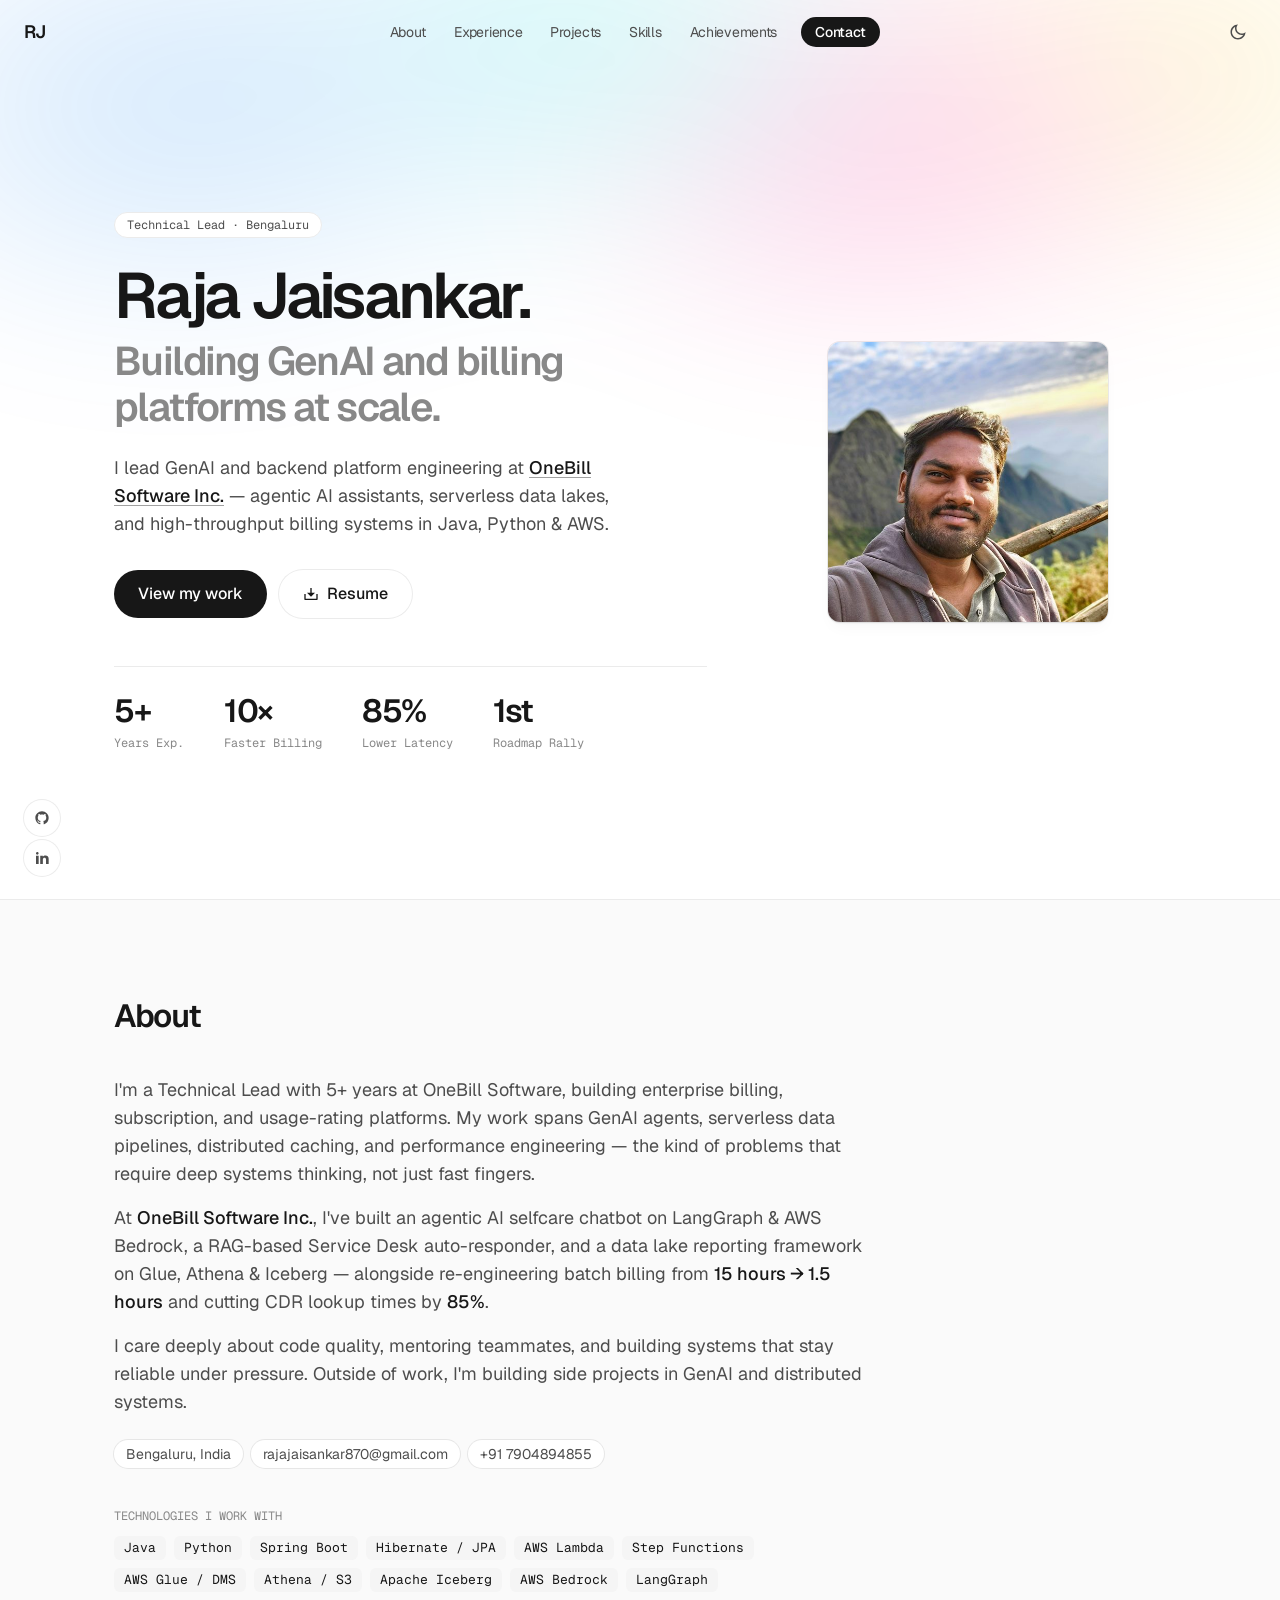
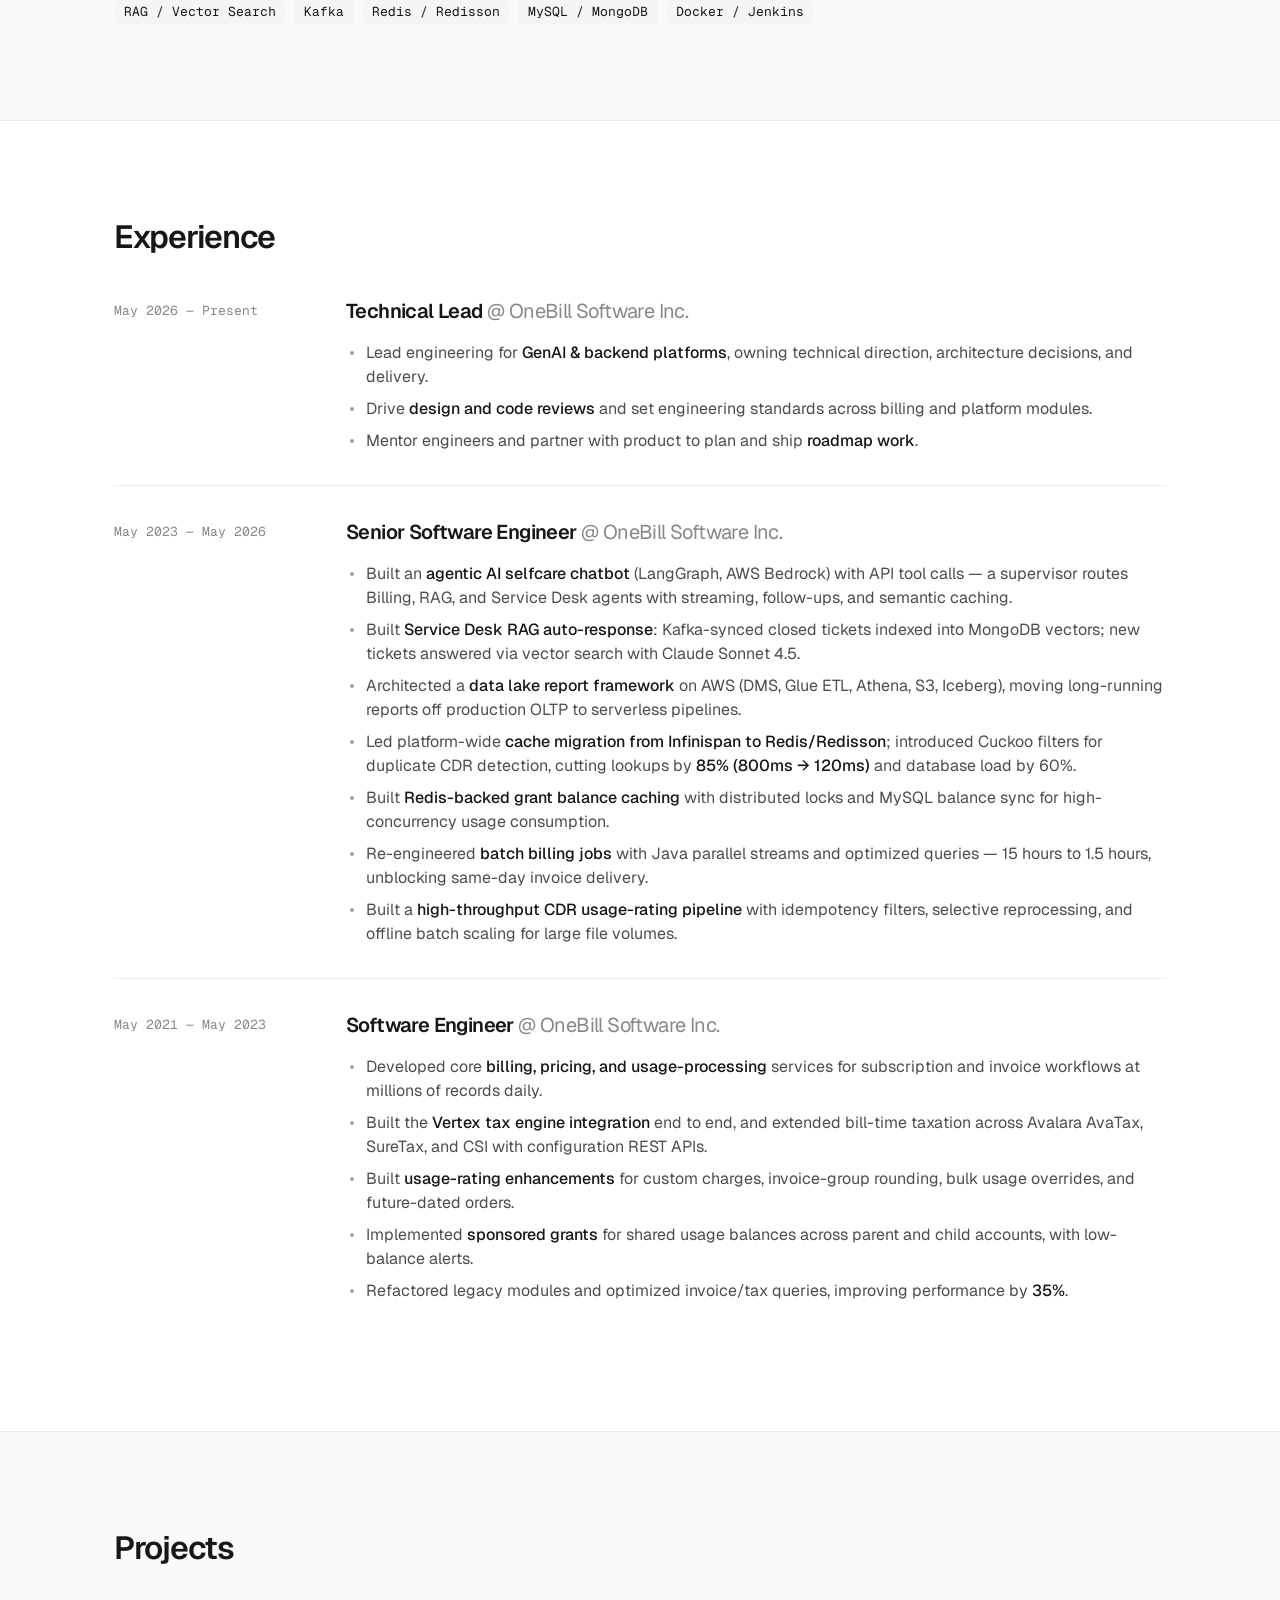
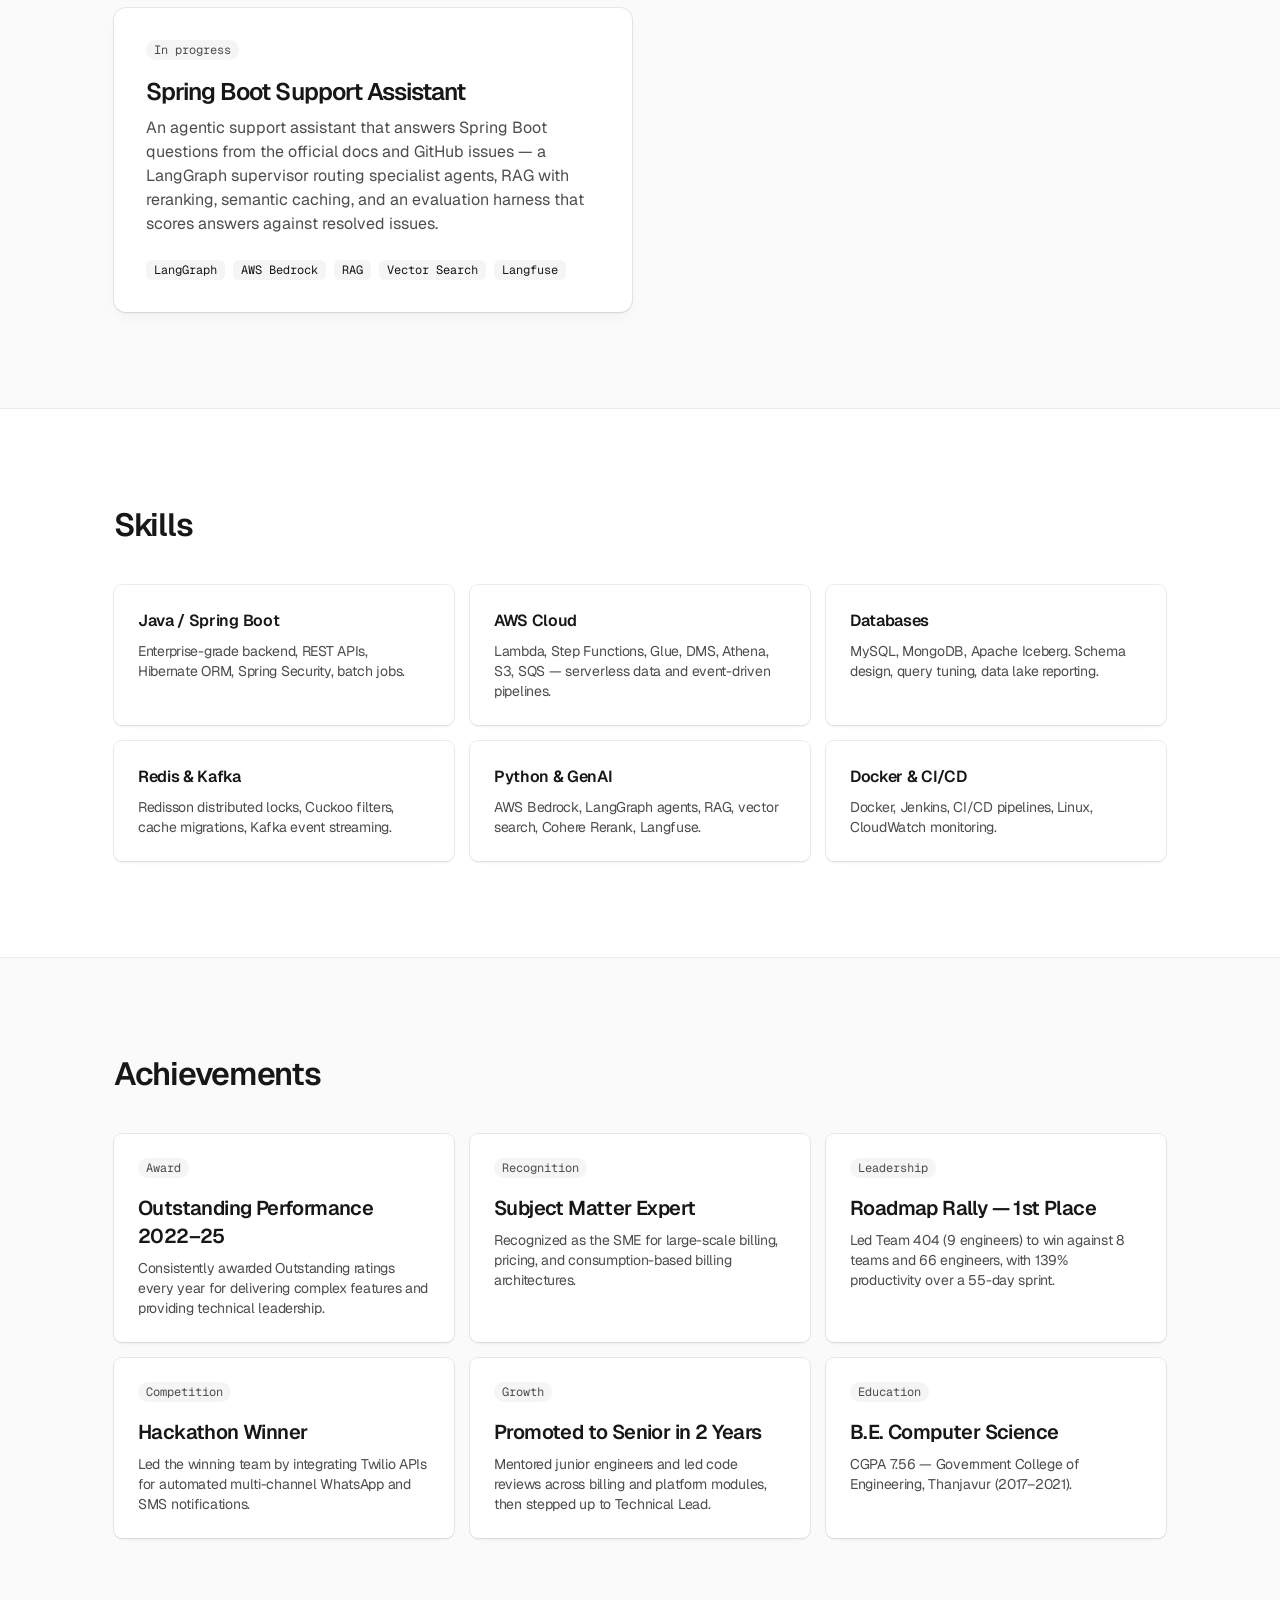
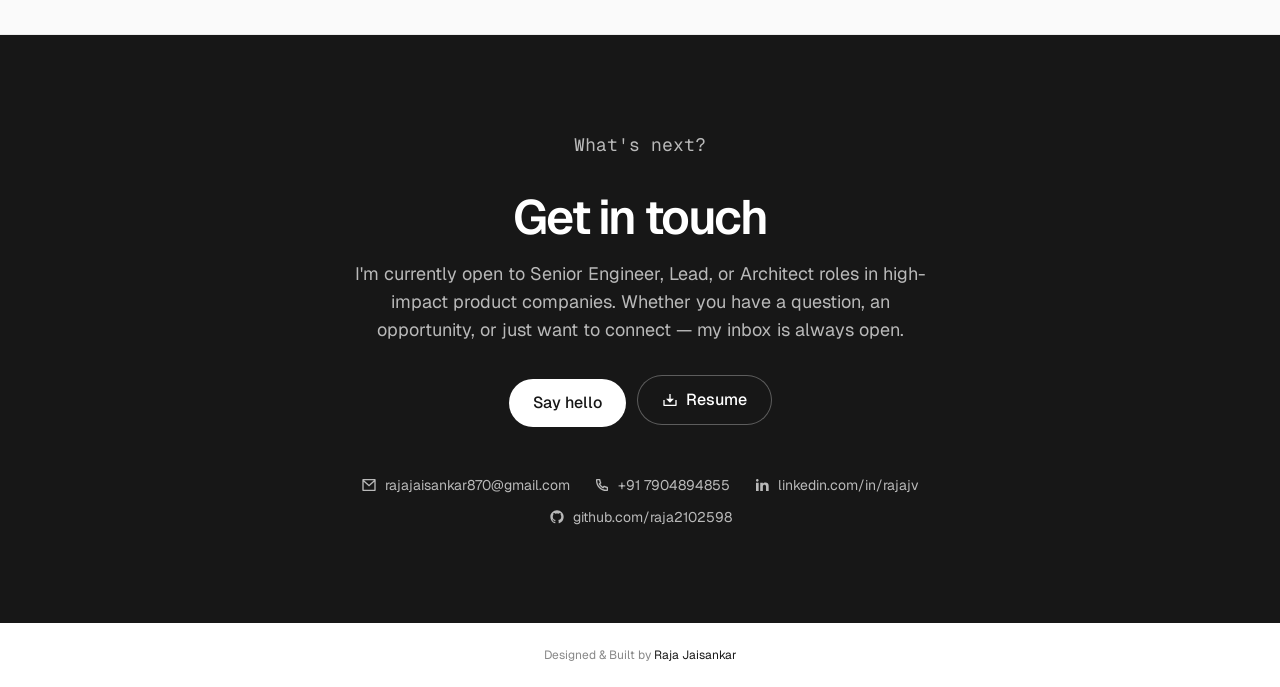
<file: index.html>
<!DOCTYPE html>
<html lang="en">
<head>
  <meta charset="UTF-8">
  <script>try { var t = localStorage.getItem('theme'); if (t) document.documentElement.dataset.theme = t; } catch (e) {}</script>
  <meta name="viewport" content="width=device-width, initial-scale=1.0">
  <title>Raja Jaisankar — Technical Lead</title>
  <meta name="description" content="Technical Lead with 5+ years building enterprise billing, GenAI, and data platforms with Java, Spring Boot, and AWS.">
  <link rel="canonical" href="https://rajajv.github.io/">
  <link rel="icon" href="assets/img/favicon.png?v=2" sizes="32x32">
  <link rel="icon" href="assets/img/icon-512.png" sizes="512x512">
  <link rel="apple-touch-icon" href="assets/img/apple-touch-icon.png?v=2">

  <meta property="og:type" content="profile">
  <meta property="og:url" content="https://rajajv.github.io/">
  <meta property="og:title" content="Raja Jaisankar — Technical Lead">
  <meta property="og:description" content="Technical Lead building GenAI and billing platforms at scale with Java, Python, and AWS.">
  <meta property="og:image" content="https://rajajv.github.io/assets/img/og.png">
  <meta property="og:image:width" content="1200">
  <meta property="og:image:height" content="630">
  <meta name="twitter:card" content="summary_large_image">
  <script type="application/ld+json">
  {
    "@context": "https://schema.org",
    "@type": "Person",
    "name": "Raja Jaisankar",
    "jobTitle": "Technical Lead",
    "worksFor": { "@type": "Organization", "name": "OneBill Software Inc." },
    "address": { "@type": "PostalAddress", "addressLocality": "Bengaluru", "addressCountry": "IN" },
    "url": "https://rajajv.github.io/",
    "image": "https://rajajv.github.io/assets/img/me.jpg",
    "sameAs": ["https://www.linkedin.com/in/rajajv/", "https://github.com/raja2102598"]
  }
  </script>
  <link rel="preconnect" href="https://fonts.googleapis.com">
  <link rel="preconnect" href="https://fonts.gstatic.com" crossorigin>
  <link href="https://fonts.googleapis.com/css2?family=Geist:wght@400;500;600&family=Geist+Mono:wght@400;500&display=swap" rel="stylesheet">
  <link rel="stylesheet" href="assets/css/modern.css">
</head>
<body>

<!-- Social Strip Left -->
<div class="social-strip">
  <a href="https://github.com/raja2102598" target="_blank" rel="noopener" title="GitHub" aria-label="GitHub"><svg class="icon" viewBox="0 0 24 24" fill="currentColor" aria-hidden="true"><path d="M12.001 2C6.47598 2 2.00098 6.475 2.00098 12C2.00098 16.425 4.86348 20.1625 8.83848 21.4875C9.33848 21.575 9.52598 21.275 9.52598 21.0125C9.52598 20.775 9.51348 19.9875 9.51348 19.15C7.00098 19.6125 6.35098 18.5375 6.15098 17.975C6.03848 17.6875 5.55098 16.8 5.12598 16.5625C4.77598 16.375 4.27598 15.9125 5.11348 15.9C5.90098 15.8875 6.46348 16.625 6.65098 16.925C7.55098 18.4375 8.98848 18.0125 9.56348 17.75C9.65098 17.1 9.91348 16.6625 10.201 16.4125C7.97598 16.1625 5.65098 15.3 5.65098 11.475C5.65098 10.3875 6.03848 9.4875 6.67598 8.7875C6.57598 8.5375 6.22598 7.5125 6.77598 6.1375C6.77598 6.1375 7.61348 5.875 9.52598 7.1625C10.326 6.9375 11.176 6.825 12.026 6.825C12.876 6.825 13.726 6.9375 14.526 7.1625C16.4385 5.8625 17.276 6.1375 17.276 6.1375C17.826 7.5125 17.476 8.5375 17.376 8.7875C18.0135 9.4875 18.401 10.375 18.401 11.475C18.401 15.3125 16.0635 16.1625 13.8385 16.4125C14.201 16.725 14.5135 17.325 14.5135 18.2625C14.5135 19.6 14.501 20.675 14.501 21.0125C14.501 21.275 14.6885 21.5875 15.1885 21.4875C19.259 20.1133 21.9999 16.2963 22.001 12C22.001 6.475 17.526 2 12.001 2Z"/></svg></a>
  <a href="https://www.linkedin.com/in/rajajv/" target="_blank" rel="noopener" title="LinkedIn" aria-label="LinkedIn"><svg class="icon" viewBox="0 0 24 24" fill="currentColor" aria-hidden="true"><path d="M6.94048 4.99993C6.94011 5.81424 6.44608 6.54702 5.69134 6.85273C4.9366 7.15845 4.07187 6.97605 3.5049 6.39155C2.93793 5.80704 2.78195 4.93715 3.1105 4.19207C3.43906 3.44699 4.18654 2.9755 5.00048 2.99993C6.08155 3.03238 6.94097 3.91837 6.94048 4.99993ZM7.00048 8.47993H3.00048V20.9999H7.00048V8.47993ZM13.3205 8.47993H9.34048V20.9999H13.2805V14.4299C13.2805 10.7699 18.0505 10.4299 18.0505 14.4299V20.9999H22.0005V13.0699C22.0005 6.89993 14.9405 7.12993 13.2805 10.1599L13.3205 8.47993Z"/></svg></a>
</div>

<!-- Nav -->
<nav id="navbar">
  <a href="#hero" class="nav-logo">RJ</a>
  <ol class="nav-links" id="navLinks">
    <li><a href="#about">About</a></li>
    <li><a href="#experience">Experience</a></li>
    <li><a href="#projects">Projects</a></li>
    <li><a href="#skills">Skills</a></li>
    <li><a href="#achievements">Achievements</a></li>
    <li><a href="#contact" class="nav-cta">Contact</a></li>
  </ol>
  <div class="nav-actions">
    <button class="theme-toggle" id="themeToggle" aria-label="Switch to dark theme">
      <svg class="icon icon-moon" viewBox="0 0 24 24" fill="currentColor" aria-hidden="true"><path d="M10 7C10 10.866 13.134 14 17 14C18.9584 14 20.729 13.1957 21.9995 11.8995C22 11.933 22 11.9665 22 12C22 17.5228 17.5228 22 12 22C6.47715 22 2 17.5228 2 12C2 6.47715 6.47715 2 12 2C12.0335 2 12.067 2 12.1005 2.00049C10.8043 3.27098 10 5.04157 10 7ZM4 12C4 16.4183 7.58172 20 12 20C15.0583 20 17.7158 18.2839 19.062 15.7621C18.3945 15.9187 17.7035 16 17 16C12.0294 16 8 11.9706 8 7C8 6.29648 8.08133 5.60547 8.2379 4.938C5.71611 6.28423 4 8.9417 4 12Z"/></svg>
      <svg class="icon icon-sun" viewBox="0 0 24 24" fill="currentColor" aria-hidden="true"><path d="M12 18C8.68629 18 6 15.3137 6 12C6 8.68629 8.68629 6 12 6C15.3137 6 18 8.68629 18 12C18 15.3137 15.3137 18 12 18ZM12 16C14.2091 16 16 14.2091 16 12C16 9.79086 14.2091 8 12 8C9.79086 8 8 9.79086 8 12C8 14.2091 9.79086 16 12 16ZM11 1H13V4H11V1ZM11 20H13V23H11V20ZM3.51472 4.92893L4.92893 3.51472L7.05025 5.63604L5.63604 7.05025L3.51472 4.92893ZM16.9497 18.364L18.364 16.9497L20.4853 19.0711L19.0711 20.4853L16.9497 18.364ZM19.0711 3.51472L20.4853 4.92893L18.364 7.05025L16.9497 5.63604L19.0711 3.51472ZM5.63604 16.9497L7.05025 18.364L4.92893 20.4853L3.51472 19.0711L5.63604 16.9497ZM23 11V13H20V11H23ZM4 11V13H1V11H4Z"/></svg>
    </button>
    <button class="nav-toggle" id="navToggle" aria-label="Open menu" aria-expanded="false" aria-controls="navLinks">
      <span></span><span></span><span></span>
    </button>
  </div>
</nav>

<!-- Hero -->
<section id="hero">
  <div class="hero-content">
    <div>
      <p class="hero-overline">Technical Lead · Bengaluru</p>
      <h1 class="hero-name">Raja Jaisankar.</h1>
      <h2 class="hero-tagline">Building GenAI and billing platforms at scale.</h2>
      <p class="hero-desc">
        I lead GenAI and backend platform engineering at <a href="#experience">OneBill Software Inc.</a> —
        agentic AI assistants, serverless data lakes, and high-throughput billing systems in Java, Python &amp; AWS.
      </p>
      <div class="hero-actions">
        <a href="#experience" class="btn btn-outline">View my work</a>
        <a href="assets/Raja-Jaisankar-Resume.pdf" class="btn btn-ghost" download><svg class="icon" viewBox="0 0 24 24" fill="currentColor" aria-hidden="true"><path d="M13 10H18L12 16L6 10H11V3H13V10ZM4 19H20V12H22V20C22 20.5523 21.5523 21 21 21H3C2.44772 21 2 20.5523 2 20V12H4V19Z"/></svg> Resume</a>
      </div>
      <div class="hero-stats">
        <div class="stat-item"><span class="stat-number">5+</span><span class="stat-label">Years Exp.</span></div>
        <div class="stat-item"><span class="stat-number">10×</span><span class="stat-label">Faster Billing</span></div>
        <div class="stat-item"><span class="stat-number">85%</span><span class="stat-label">Lower Latency</span></div>
        <div class="stat-item"><span class="stat-number">1st</span><span class="stat-label">Roadmap Rally</span></div>
      </div>
    </div>

    <div class="hero-avatar">
      <div class="hero-avatar-wrapper">
        <div class="hero-avatar-img">
          <img src="assets/img/me.jpg?v=3" alt="Raja Jaisankar">
        </div>
      </div>
    </div>
  </div>
</section>

<!-- About -->
<section id="about">
  <div class="section-wrapper">
    <h2 class="section-title">About</h2>
    <div class="about-inner">
      <div class="about-text">
        <p>
          I'm a Technical Lead with 5+ years at OneBill Software, building enterprise billing, subscription, and usage-rating
          platforms. My work spans GenAI agents, serverless data pipelines, distributed caching, and performance engineering — the
          kind of problems that require deep systems thinking, not just fast fingers.
        </p>
        <p>
          At <strong>OneBill Software Inc.</strong>, I've built an agentic AI selfcare chatbot on LangGraph &amp; AWS Bedrock,
          a RAG-based Service Desk auto-responder, and a data lake reporting framework on Glue, Athena &amp; Iceberg — alongside
          re-engineering batch billing from <strong>15 hours → 1.5 hours</strong> and cutting CDR lookup times by <strong>85%</strong>.
        </p>
        <p>
          I care deeply about code quality, mentoring teammates, and building systems that stay reliable under pressure.
          Outside of work, I'm building side projects in GenAI and distributed systems.
        </p>

        <ul class="about-grid">
          <li>Bengaluru, India</li>
          <li>rajajaisankar870@gmail.com</li>
          <li>+91 7904894855</li>
        </ul>

        <div class="tech-section">
          <div class="tech-label">Technologies I work with</div>
          <ul class="tech-grid">
            <li>Java</li>
            <li>Python</li>
            <li>Spring Boot</li>
            <li>Hibernate / JPA</li>
            <li>AWS Lambda</li>
            <li>Step Functions</li>
            <li>AWS Glue / DMS</li>
            <li>Athena / S3</li>
            <li>Apache Iceberg</li>
            <li>AWS Bedrock</li>
            <li>LangGraph</li>
            <li>RAG / Vector Search</li>
            <li>Kafka</li>
            <li>Redis / Redisson</li>
            <li>MySQL / MongoDB</li>
            <li>Docker / Jenkins</li>
          </ul>
        </div>
      </div>
    </div>
  </div>
</section>

<!-- Experience -->
<section id="experience">
  <div class="section-wrapper">
    <h2 class="section-title">Experience</h2>

    <div class="timeline">

      <div class="timeline-item">
        <div class="timeline-body">
          <div class="timeline-role">Technical Lead <span>@ OneBill Software Inc.</span></div>
          <div class="timeline-date">May 2026 — Present</div>
          <ul class="timeline-list">
            <li>Lead engineering for <strong>GenAI &amp; backend platforms</strong>, owning technical direction, architecture decisions, and delivery.</li>
            <li>Drive <strong>design and code reviews</strong> and set engineering standards across billing and platform modules.</li>
            <li>Mentor engineers and partner with product to plan and ship <strong>roadmap work</strong>.</li>
          </ul>
        </div>
      </div>

      <div class="timeline-item">
        <div class="timeline-body">
          <div class="timeline-role">Senior Software Engineer <span>@ OneBill Software Inc.</span></div>
          <div class="timeline-date">May 2023 — May 2026</div>
          <ul class="timeline-list">
            <li>Built an <strong>agentic AI selfcare chatbot</strong> (LangGraph, AWS Bedrock) with API tool calls — a supervisor routes Billing, RAG, and Service Desk agents with streaming, follow-ups, and semantic caching.</li>
            <li>Built <strong>Service Desk RAG auto-response</strong>: Kafka-synced closed tickets indexed into MongoDB vectors; new tickets answered via vector search with Claude Sonnet 4.5.</li>
            <li>Architected a <strong>data lake report framework</strong> on AWS (DMS, Glue ETL, Athena, S3, Iceberg), moving long-running reports off production OLTP to serverless pipelines.</li>
            <li>Led platform-wide <strong>cache migration from Infinispan to Redis/Redisson</strong>; introduced Cuckoo filters for duplicate CDR detection, cutting lookups by <strong>85% (800ms → 120ms)</strong> and database load by 60%.</li>
            <li>Built <strong>Redis-backed grant balance caching</strong> with distributed locks and MySQL balance sync for high-concurrency usage consumption.</li>
            <li>Re-engineered <strong>batch billing jobs</strong> with Java parallel streams and optimized queries — 15 hours to 1.5 hours, unblocking same-day invoice delivery.</li>
            <li>Built a <strong>high-throughput CDR usage-rating pipeline</strong> with idempotency filters, selective reprocessing, and offline batch scaling for large file volumes.</li>
          </ul>
        </div>
      </div>

      <div class="timeline-item">
        <div class="timeline-body">
          <div class="timeline-role">Software Engineer <span>@ OneBill Software Inc.</span></div>
          <div class="timeline-date">May 2021 — May 2023</div>
          <ul class="timeline-list">
            <li>Developed core <strong>billing, pricing, and usage-processing</strong> services for subscription and invoice workflows at millions of records daily.</li>
            <li>Built the <strong>Vertex tax engine integration</strong> end to end, and extended bill-time taxation across Avalara AvaTax, SureTax, and CSI with configuration REST APIs.</li>
            <li>Built <strong>usage-rating enhancements</strong> for custom charges, invoice-group rounding, bulk usage overrides, and future-dated orders.</li>
            <li>Implemented <strong>sponsored grants</strong> for shared usage balances across parent and child accounts, with low-balance alerts.</li>
            <li>Refactored legacy modules and optimized invoice/tax queries, improving performance by <strong>35%</strong>.</li>
          </ul>
        </div>
      </div>

    </div>
  </div>
</section>

<!-- Projects -->
<section id="projects">
  <div class="section-wrapper">
    <h2 class="section-title">Projects</h2>

    <div class="project-grid">
      <article class="project-card reveal">
        <span class="project-status">In progress</span>
        <h3>Spring Boot Support Assistant</h3>
        <p>
          An agentic support assistant that answers Spring Boot questions from the official docs and GitHub issues —
          a LangGraph supervisor routing specialist agents, RAG with reranking, semantic caching, and an evaluation
          harness that scores answers against resolved issues.
        </p>
        <ul class="project-tags">
          <li>LangGraph</li><li>AWS Bedrock</li><li>RAG</li><li>Vector Search</li><li>Langfuse</li>
        </ul>
      </article>
    </div>
  </div>
</section>

<!-- Skills -->
<section id="skills">
  <div class="section-wrapper">
    <h2 class="section-title">Skills</h2>

    <div class="skills-grid">
      <div class="skill-card reveal">
        <span class="skill-icon">☕</span>
        <div class="skill-name">Java / Spring Boot</div>
        <div class="skill-desc">Enterprise-grade backend, REST APIs, Hibernate ORM, Spring Security, batch jobs.</div>
      </div>
      <div class="skill-card reveal reveal-delay-1">
        <span class="skill-icon">☁️</span>
        <div class="skill-name">AWS Cloud</div>
        <div class="skill-desc">Lambda, Step Functions, Glue, DMS, Athena, S3, SQS — serverless data and event-driven pipelines.</div>
      </div>
      <div class="skill-card reveal reveal-delay-2">
        <span class="skill-icon">🗄️</span>
        <div class="skill-name">Databases</div>
        <div class="skill-desc">MySQL, MongoDB, Apache Iceberg. Schema design, query tuning, data lake reporting.</div>
      </div>
      <div class="skill-card reveal">
        <span class="skill-icon">⚡</span>
        <div class="skill-name">Redis &amp; Kafka</div>
        <div class="skill-desc">Redisson distributed locks, Cuckoo filters, cache migrations, Kafka event streaming.</div>
      </div>
      <div class="skill-card reveal reveal-delay-1">
        <span class="skill-icon">🐍</span>
        <div class="skill-name">Python &amp; GenAI</div>
        <div class="skill-desc">AWS Bedrock, LangGraph agents, RAG, vector search, Cohere Rerank, Langfuse.</div>
      </div>
      <div class="skill-card reveal reveal-delay-2">
        <span class="skill-icon">🐳</span>
        <div class="skill-name">Docker &amp; CI/CD</div>
        <div class="skill-desc">Docker, Jenkins, CI/CD pipelines, Linux, CloudWatch monitoring.</div>
      </div>
    </div>
  </div>
</section>

<!-- Achievements -->
<section id="achievements">
  <div class="section-wrapper">
    <h2 class="section-title">Achievements</h2>

    <div class="ach-grid">
      <div class="ach-card reveal">
        <span class="num-label">Award</span>
        <span class="ach-icon">🏆</span>
        <h3>Outstanding Performance 2022–25</h3>
        <p>Consistently awarded Outstanding ratings every year for delivering complex features and providing technical leadership.</p>
      </div>
      <div class="ach-card reveal reveal-delay-1">
        <span class="num-label">Recognition</span>
        <span class="ach-icon">🎯</span>
        <h3>Subject Matter Expert</h3>
        <p>Recognized as the SME for large-scale billing, pricing, and consumption-based billing architectures.</p>
      </div>
      <div class="ach-card reveal reveal-delay-2">
        <span class="num-label">Leadership</span>
        <span class="ach-icon">⚡</span>
        <h3>Roadmap Rally — 1st Place</h3>
        <p>Led Team 404 (9 engineers) to win against 8 teams and 66 engineers, with 139% productivity over a 55-day sprint.</p>
      </div>
      <div class="ach-card reveal">
        <span class="num-label">Competition</span>
        <span class="ach-icon">🥇</span>
        <h3>Hackathon Winner</h3>
        <p>Led the winning team by integrating Twilio APIs for automated multi-channel WhatsApp and SMS notifications.</p>
      </div>
      <div class="ach-card reveal reveal-delay-1">
        <span class="num-label">Growth</span>
        <span class="ach-icon">🚀</span>
        <h3>Promoted to Senior in 2 Years</h3>
        <p>Mentored junior engineers and led code reviews across billing and platform modules, then stepped up to Technical Lead.</p>
      </div>
      <div class="ach-card reveal reveal-delay-2">
        <span class="num-label">Education</span>
        <span class="ach-icon">🎓</span>
        <h3>B.E. Computer Science</h3>
        <p>CGPA 7.56 — Government College of Engineering, Thanjavur (2017–2021).</p>
      </div>
    </div>
  </div>
</section>

<!-- Contact -->
<section id="contact">
  <div class="section-wrapper">
    <div class="contact-inner">
      <p class="contact-overline">What's next?</p>
      <h2>Get in touch</h2>
      <p>
        I'm currently open to Senior Engineer, Lead, or Architect roles in high-impact product companies.
        Whether you have a question, an opportunity, or just want to connect — my inbox is always open.
      </p>
      <a href="mailto:rajajaisankar870@gmail.com" class="btn btn-outline">Say hello</a>
      <a href="assets/Raja-Jaisankar-Resume.pdf" class="btn btn-ghost" download><svg class="icon" viewBox="0 0 24 24" fill="currentColor" aria-hidden="true"><path d="M13 10H18L12 16L6 10H11V3H13V10ZM4 19H20V12H22V20C22 20.5523 21.5523 21 21 21H3C2.44772 21 2 20.5523 2 20V12H4V19Z"/></svg> Resume</a>

      <div class="contact-links">
        <a href="mailto:rajajaisankar870@gmail.com" class="contact-link">
          <svg class="icon" viewBox="0 0 24 24" fill="currentColor" aria-hidden="true"><path d="M3 3H21C21.5523 3 22 3.44772 22 4V20C22 20.5523 21.5523 21 21 21H3C2.44772 21 2 20.5523 2 20V4C2 3.44772 2.44772 3 3 3ZM20 7.23792L12.0718 14.338L4 7.21594V19H20V7.23792ZM4.51146 5L12.0619 11.662L19.501 5H4.51146Z"/></svg> rajajaisankar870@gmail.com
        </a>
        <a href="tel:+917904894855" class="contact-link">
          <svg class="icon" viewBox="0 0 24 24" fill="currentColor" aria-hidden="true"><path d="M9.36556 10.6821C10.302 12.3288 11.6712 13.698 13.3179 14.6344L14.2024 13.3961C14.4965 12.9845 15.0516 12.8573 15.4956 13.0998C16.9024 13.8683 18.4571 14.3353 20.0789 14.4637C20.599 14.5049 21 14.9389 21 15.4606V19.9234C21 20.4361 20.6122 20.8657 20.1022 20.9181C19.5723 20.9726 19.0377 21 18.5 21C9.93959 21 3 14.0604 3 5.5C3 4.96227 3.02742 4.42771 3.08189 3.89776C3.1343 3.38775 3.56394 3 4.07665 3H8.53942C9.0611 3 9.49513 3.40104 9.5363 3.92109C9.66467 5.54288 10.1317 7.09764 10.9002 8.50444C11.1427 8.9484 11.0155 9.50354 10.6039 9.79757L9.36556 10.6821ZM6.84425 10.0252L8.7442 8.66809C8.20547 7.50514 7.83628 6.27183 7.64727 5H5.00907C5.00303 5.16632 5 5.333 5 5.5C5 12.9558 11.0442 19 18.5 19C18.667 19 18.8337 18.997 19 18.9909V16.3527C17.7282 16.1637 16.4949 15.7945 15.3319 15.2558L13.9748 17.1558C13.4258 16.9425 12.8956 16.6915 12.3874 16.4061L12.3293 16.373C10.3697 15.2587 8.74134 13.6303 7.627 11.6707L7.59394 11.6126C7.30849 11.1044 7.05754 10.5742 6.84425 10.0252Z"/></svg> +91 7904894855
        </a>
        <a href="https://www.linkedin.com/in/rajajv/" target="_blank" rel="noopener" class="contact-link">
          <svg class="icon" viewBox="0 0 24 24" fill="currentColor" aria-hidden="true"><path d="M6.94048 4.99993C6.94011 5.81424 6.44608 6.54702 5.69134 6.85273C4.9366 7.15845 4.07187 6.97605 3.5049 6.39155C2.93793 5.80704 2.78195 4.93715 3.1105 4.19207C3.43906 3.44699 4.18654 2.9755 5.00048 2.99993C6.08155 3.03238 6.94097 3.91837 6.94048 4.99993ZM7.00048 8.47993H3.00048V20.9999H7.00048V8.47993ZM13.3205 8.47993H9.34048V20.9999H13.2805V14.4299C13.2805 10.7699 18.0505 10.4299 18.0505 14.4299V20.9999H22.0005V13.0699C22.0005 6.89993 14.9405 7.12993 13.2805 10.1599L13.3205 8.47993Z"/></svg> linkedin.com/in/rajajv
        </a>
        <a href="https://github.com/raja2102598" target="_blank" rel="noopener" class="contact-link">
          <svg class="icon" viewBox="0 0 24 24" fill="currentColor" aria-hidden="true"><path d="M12.001 2C6.47598 2 2.00098 6.475 2.00098 12C2.00098 16.425 4.86348 20.1625 8.83848 21.4875C9.33848 21.575 9.52598 21.275 9.52598 21.0125C9.52598 20.775 9.51348 19.9875 9.51348 19.15C7.00098 19.6125 6.35098 18.5375 6.15098 17.975C6.03848 17.6875 5.55098 16.8 5.12598 16.5625C4.77598 16.375 4.27598 15.9125 5.11348 15.9C5.90098 15.8875 6.46348 16.625 6.65098 16.925C7.55098 18.4375 8.98848 18.0125 9.56348 17.75C9.65098 17.1 9.91348 16.6625 10.201 16.4125C7.97598 16.1625 5.65098 15.3 5.65098 11.475C5.65098 10.3875 6.03848 9.4875 6.67598 8.7875C6.57598 8.5375 6.22598 7.5125 6.77598 6.1375C6.77598 6.1375 7.61348 5.875 9.52598 7.1625C10.326 6.9375 11.176 6.825 12.026 6.825C12.876 6.825 13.726 6.9375 14.526 7.1625C16.4385 5.8625 17.276 6.1375 17.276 6.1375C17.826 7.5125 17.476 8.5375 17.376 8.7875C18.0135 9.4875 18.401 10.375 18.401 11.475C18.401 15.3125 16.0635 16.1625 13.8385 16.4125C14.201 16.725 14.5135 17.325 14.5135 18.2625C14.5135 19.6 14.501 20.675 14.501 21.0125C14.501 21.275 14.6885 21.5875 15.1885 21.4875C19.259 20.1133 21.9999 16.2963 22.001 12C22.001 6.475 17.526 2 12.001 2Z"/></svg> github.com/raja2102598
        </a>
      </div>
    </div>
  </div>
</section>

<footer>
  <p>Designed &amp; Built by <a href="#hero">Raja Jaisankar</a></p>
</footer>

<script>
  // Navbar
  const navbar = document.getElementById('navbar');
  window.addEventListener('scroll', () => {
    navbar.classList.toggle('scrolled', window.scrollY > 50);
  });

  // Theme
  const themeToggle = document.getElementById('themeToggle');
  const root = document.documentElement;
  const currentTheme = () => root.dataset.theme || (matchMedia('(prefers-color-scheme: dark)').matches ? 'dark' : 'light');
  const syncThemeLabel = () => themeToggle.setAttribute('aria-label', `Switch to ${currentTheme() === 'dark' ? 'light' : 'dark'} theme`);
  themeToggle.addEventListener('click', () => {
    const next = currentTheme() === 'dark' ? 'light' : 'dark';
    root.dataset.theme = next;
    try { localStorage.setItem('theme', next); } catch (e) {}
    syncThemeLabel();
  });
  syncThemeLabel();

  // Mobile nav
  const navToggle = document.getElementById('navToggle');
  const navLinks = document.getElementById('navLinks');
  const setMenu = open => {
    navLinks.classList.toggle('open', open);
    navToggle.setAttribute('aria-expanded', open);
    navToggle.setAttribute('aria-label', open ? 'Close menu' : 'Open menu');
  };
  navToggle.addEventListener('click', () => setMenu(!navLinks.classList.contains('open')));
  navLinks.querySelectorAll('a').forEach(a => a.addEventListener('click', () => setMenu(false)));
  document.addEventListener('keydown', e => {
    if (e.key === 'Escape' && navLinks.classList.contains('open')) { setMenu(false); navToggle.focus(); }
  });

  // Reveal on scroll
  const revealObs = new IntersectionObserver(entries => {
    entries.forEach(e => { if (e.isIntersecting) { e.target.classList.add('visible'); revealObs.unobserve(e.target); } });
  }, { threshold: 0.12 });
  document.querySelectorAll('.reveal').forEach(el => revealObs.observe(el));

  // Timeline
  const tlObs = new IntersectionObserver(entries => {
    entries.forEach(e => { if (e.isIntersecting) { e.target.classList.add('visible'); tlObs.unobserve(e.target); } });
  }, { threshold: 0.1 });
  document.querySelectorAll('.timeline-item').forEach(el => tlObs.observe(el));

</script>
<script data-goatcounter="https://rajajaisankar.goatcounter.com/count" async src="https://gc.zgo.at/count.js"></script>
</body>
</html>
</file>
<file: assets/css/modern.css>
/* ===========================
   PORTFOLIO — Raja Jaisankar
   Vercel-inspired (see DESIGN.md)
=========================== */

*, *::before, *::after { box-sizing: border-box; margin: 0; padding: 0; }

:root {
  --canvas:          #ffffff;
  --canvas-soft:     #fafafa;
  --canvas-soft-2:   #f5f5f5;
  --hairline:        #ebebeb;
  --hairline-strong: #a1a1a1;
  --ink:             #171717;
  --body:            #4d4d4d;
  --mute:            #888888;
  --primary:         #171717;
  --on-primary:      #ffffff;
  --link:            #0070f3;
  --selection-bg:    #171717;
  --selection-fg:    #f2f2f2;

  --shadow-ring:  0 0 0 1px #00000014;
  --shadow-soft:  0px 2px 2px #0000000a, 0px 8px 8px -8px #0000000a, var(--shadow-ring);
  --shadow-float: 0px 2px 2px #0000000a, 0px 8px 16px -4px #0000000a, var(--shadow-ring);

  --font-sans: 'Geist', 'Inter', system-ui, -apple-system, sans-serif;
  --font-mono: 'Geist Mono', ui-monospace, SFMono-Regular, Menlo, Monaco, monospace;

  --r-sm: 6px; --r-md: 8px; --r-lg: 12px; --r-pill: 100px;
  --transition: all 0.2s ease;
}

@media (prefers-color-scheme: dark) {
  :root:not([data-theme="light"]) {
    --canvas:          #0a0a0a;
    --canvas-soft:     #000000;
    --canvas-soft-2:   #1a1a1a;
    --hairline:        #242424;
    --hairline-strong: #454545;
    --ink:             #ededed;
    --body:            #a1a1a1;
    --mute:            #737373;
    --primary:         #ededed;
    --on-primary:      #0a0a0a;
    --link:            #52a8ff;
    --selection-bg:    #ededed;
    --selection-fg:    #0a0a0a;
    --shadow-ring:  0 0 0 1px #ffffff14;
    --shadow-soft:  var(--shadow-ring);
    --shadow-float: var(--shadow-ring);
  }
}
:root[data-theme="dark"] {
    --canvas:          #0a0a0a;
    --canvas-soft:     #000000;
    --canvas-soft-2:   #1a1a1a;
    --hairline:        #242424;
    --hairline-strong: #454545;
    --ink:             #ededed;
    --body:            #a1a1a1;
    --mute:            #737373;
    --primary:         #ededed;
    --on-primary:      #0a0a0a;
    --link:            #52a8ff;
    --selection-bg:    #ededed;
    --selection-fg:    #0a0a0a;
    --shadow-ring:  0 0 0 1px #ffffff14;
    --shadow-soft:  var(--shadow-ring);
    --shadow-float: var(--shadow-ring);
}

html { scroll-behavior: smooth; color-scheme: light; }
:root[data-theme="dark"] { color-scheme: dark; }
@media (prefers-color-scheme: dark) { :root:not([data-theme="light"]) { color-scheme: dark; } }

.icon { width: 1em; height: 1em; flex: none; }

body {
  font-family: var(--font-sans);
  font-size: 16px; line-height: 24px;
  background-color: var(--canvas-soft);
  color: var(--body);
  overflow-x: hidden;
  -webkit-font-smoothing: antialiased;
}

::selection { background: var(--selection-bg); color: var(--selection-fg); }

a { color: var(--link); }

/* --- Nav --- */
#navbar {
  position: fixed; top: 0; left: 0; right: 0; z-index: 100;
  height: 64px;
  display: flex; align-items: center; justify-content: space-between;
  padding: 12px 24px;
  border-bottom: 1px solid transparent;
  transition: var(--transition);
}
#navbar.scrolled {
  background: color-mix(in srgb, var(--canvas) 85%, transparent);
  backdrop-filter: saturate(180%) blur(12px);
  -webkit-backdrop-filter: saturate(180%) blur(12px);
  border-bottom-color: var(--hairline);
}
.nav-logo {
  font-size: 18px; font-weight: 600; letter-spacing: -0.6px;
  color: var(--ink); text-decoration: none;
}

.nav-links { display: flex; align-items: center; gap: 4px; list-style: none; }
.nav-links a {
  font-size: 14px; line-height: 20px; letter-spacing: -0.28px;
  color: var(--body); text-decoration: none;
  padding: 8px 12px; border-radius: 9999px;
  transition: var(--transition);
}
.nav-links a:hover { color: var(--ink); background: var(--canvas-soft-2); }
.nav-links a.nav-cta {
  margin-left: 8px; padding: 6px 14px;
  font-weight: 500;
  background: var(--primary); color: var(--on-primary);
  border-radius: var(--r-pill);
}
.nav-links a.nav-cta:hover { background: var(--primary); opacity: 0.85; }

.nav-actions { display: flex; align-items: center; gap: 4px; }
.theme-toggle {
  display: flex; align-items: center; justify-content: center;
  width: 36px; height: 36px; margin-left: 8px;
  font-size: 18px; color: var(--body);
  background: none; border: none; border-radius: 9999px; cursor: pointer;
  transition: var(--transition);
}
.theme-toggle:hover { color: var(--ink); background: var(--canvas-soft-2); }
.icon-sun { display: none; }
:root[data-theme="dark"] .icon-sun { display: block; }
:root[data-theme="dark"] .icon-moon { display: none; }
@media (prefers-color-scheme: dark) {
  :root:not([data-theme="light"]) .icon-sun { display: block; }
  :root:not([data-theme="light"]) .icon-moon { display: none; }
}
:focus-visible { outline: 2px solid var(--link); outline-offset: 2px; }

.nav-toggle {
  display: none; flex-direction: column; gap: 5px;
  cursor: pointer; background: none; border: none;
  position: relative; z-index: 200;
  padding: 10px;
}
.nav-toggle span {
  display: block; width: 20px; height: 1.5px;
  background: var(--ink); border-radius: 2px;
}

/* --- Hero --- */
#hero {
  min-height: 100vh;
  display: flex; align-items: center;
  padding: 0 24px;
  position: relative; overflow: hidden;
  background: var(--canvas);
  border-bottom: 1px solid var(--hairline);
}
/* Mesh gradient — hero scale only */
#hero::before {
  content: '';
  position: absolute; inset: -20% -10% auto -10%; height: 80%;
  background:
    radial-gradient(40% 50% at 20% 40%, #007cf0 0%, transparent 70%),
    radial-gradient(35% 45% at 45% 30%, #00dfd8 0%, transparent 70%),
    radial-gradient(35% 45% at 65% 45%, #ff0080 0%, transparent 70%),
    radial-gradient(35% 45% at 85% 35%, #f9cb28 0%, transparent 70%);
  filter: blur(80px);
  opacity: 0.18;
  pointer-events: none;
}
.hero-content {
  max-width: 1052px; margin: 0 auto; width: 100%;
  display: grid; grid-template-columns: 3fr 2fr;
  align-items: center; gap: 64px;
  padding-top: 64px;
  position: relative;
}
.hero-overline {
  display: inline-block;
  font-family: var(--font-mono); font-size: 12px; line-height: 16px;
  color: var(--body);
  background: var(--canvas); border: 1px solid var(--hairline);
  padding: 4px 12px; border-radius: 9999px;
  margin-bottom: 24px;
  animation: fadeInUp 0.5s ease 0.1s both;
}
.hero-name {
  font-size: clamp(40px, 6vw, 64px);
  font-weight: 600; line-height: 1.05; letter-spacing: -0.05em;
  color: var(--ink);
  margin-bottom: 8px;
  animation: fadeInUp 0.5s ease 0.2s both;
}
.hero-tagline {
  font-size: clamp(24px, 3.5vw, 40px);
  font-weight: 600; line-height: 1.15; letter-spacing: -0.04em;
  color: var(--mute);
  margin-bottom: 24px;
  animation: fadeInUp 0.5s ease 0.3s both;
}
.hero-desc {
  font-size: 18px; line-height: 28px;
  color: var(--body); max-width: 520px;
  margin-bottom: 32px;
  animation: fadeInUp 0.5s ease 0.4s both;
}
.hero-desc a { color: var(--ink); font-weight: 500; text-decoration: underline; text-underline-offset: 3px; text-decoration-color: var(--hairline-strong); }
.hero-desc a:hover { text-decoration-color: var(--ink); }

.hero-actions { display: flex; gap: 12px; flex-wrap: wrap; animation: fadeInUp 0.5s ease 0.5s both; }

.hero-stats {
  display: grid; grid-template-columns: repeat(4, auto); justify-content: start; gap: 40px;
  margin-top: 48px; padding-top: 24px;
  border-top: 1px solid var(--hairline);
  animation: fadeInUp 0.5s ease 0.6s both;
}
.stat-item { display: flex; flex-direction: column; gap: 4px; }
.stat-number {
  font-size: 32px; font-weight: 600; line-height: 40px; letter-spacing: -1.28px;
  color: var(--ink);
}
.stat-label { font-family: var(--font-mono); font-size: 12px; line-height: 16px; color: var(--mute); }

/* Hero Avatar */
.hero-avatar {
  animation: fadeIn 0.6s ease 0.4s both;
  display: flex; justify-content: center;
}
.hero-avatar-wrapper { width: 280px; height: 280px; }
.hero-avatar-img {
  width: 100%; height: 100%;
  border-radius: var(--r-lg);
  overflow: hidden;
  background: var(--canvas);
  box-shadow: var(--shadow-float);
}
.hero-avatar-img img { width: 100%; height: 100%; object-fit: cover; object-position: center top; display: block; }

/* --- Buttons --- */
.btn {
  display: inline-flex; align-items: center; justify-content: center; gap: 8px;
  height: 48px; padding: 0 24px; border-radius: var(--r-pill);
  font-family: var(--font-sans); font-size: 16px; line-height: 24px; font-weight: 500;
  text-decoration: none; cursor: pointer; white-space: nowrap;
  border: none; transition: var(--transition);
}
.btn-outline { background: var(--primary); color: var(--on-primary); }
.btn-outline:hover { opacity: 0.85; }
.btn-ghost { background: var(--canvas); color: var(--ink); box-shadow: var(--shadow-ring); }
.btn-ghost:hover { background: var(--canvas-soft-2); }

/* --- Sections --- */
section { border-bottom: 1px solid var(--hairline); }
.section-wrapper {
  max-width: 1100px; margin: 0 auto;
  padding: 96px 24px;
}
.section-title {
  font-size: 32px; line-height: 40px; font-weight: 600; letter-spacing: -1.28px;
  color: var(--ink);
  margin-bottom: 40px;
}

/* --- About --- */
#about { background: var(--canvas-soft); }
.about-inner { max-width: 760px; }
.about-text p {
  font-size: 18px; line-height: 28px; color: var(--body);
  margin-bottom: 16px;
}
.about-text strong { color: var(--ink); font-weight: 500; }

.about-grid {
  display: flex; flex-wrap: wrap; gap: 8px;
  margin-top: 24px; list-style: none;
}
.about-grid li {
  font-size: 14px; line-height: 20px; color: var(--body);
  background: var(--canvas); box-shadow: var(--shadow-ring);
  padding: 4px 12px; border-radius: 9999px;
}

/* Tech list */
.tech-section { margin-top: 40px; }
.tech-label {
  font-family: var(--font-mono); font-size: 12px; line-height: 16px;
  color: var(--mute); text-transform: uppercase; margin-bottom: 12px;
}
.tech-grid { display: flex; flex-wrap: wrap; gap: 8px; list-style: none; }
.tech-grid li {
  font-family: var(--font-mono); font-size: 13px; line-height: 20px;
  color: var(--ink);
  background: var(--canvas-soft-2);
  padding: 2px 10px; border-radius: var(--r-sm);
}

/* --- Experience --- */
#experience { background: var(--canvas); }
.timeline { display: flex; flex-direction: column; }
.timeline-item {
  display: grid; grid-template-columns: 200px 1fr; gap: 32px;
  padding: 32px 0;
  border-top: 1px solid var(--hairline);
  opacity: 0; transform: translateY(16px);
  transition: opacity 0.5s ease, transform 0.5s ease;
}
.timeline-item:first-child { border-top: none; padding-top: 0; }
.timeline-item.visible { opacity: 1; transform: translateY(0); }

.timeline-body { display: contents; }
.timeline-role {
  grid-column: 2; grid-row: 1;
  font-size: 20px; line-height: 28px; font-weight: 600; letter-spacing: -0.6px;
  color: var(--ink);
}
.timeline-role span { color: var(--mute); font-weight: 400; }
.timeline-date {
  grid-column: 1; grid-row: 1 / span 2;
  font-family: var(--font-mono); font-size: 13px; line-height: 28px;
  color: var(--mute);
}
.timeline-list {
  grid-column: 2;
  list-style: none; display: flex; flex-direction: column; gap: 8px;
  margin-top: -16px;
}
.timeline-list li {
  font-size: 16px; line-height: 24px; color: var(--body);
  padding-left: 20px; position: relative;
}
.timeline-list li::before {
  content: ''; position: absolute; left: 4px; top: 10px;
  width: 4px; height: 4px; border-radius: 50%; background: var(--hairline-strong);
}
.timeline-list strong { color: var(--ink); font-weight: 500; }

/* --- Projects --- */
#projects { background: var(--canvas-soft); }
.project-grid { display: grid; grid-template-columns: repeat(2, 1fr); gap: 16px; }
.project-card {
  display: flex; flex-direction: column;
  background: var(--canvas);
  border-radius: var(--r-lg); padding: 32px;
  box-shadow: var(--shadow-float);
}
.project-status {
  align-self: flex-start;
  font-family: var(--font-mono); font-size: 12px; line-height: 16px;
  color: var(--body); background: var(--canvas-soft-2);
  padding: 2px 8px; border-radius: 9999px;
  margin-bottom: 16px;
}
.project-card h3 { font-size: 24px; line-height: 32px; font-weight: 600; letter-spacing: -0.96px; color: var(--ink); margin-bottom: 8px; }
.project-card p { font-size: 16px; line-height: 24px; color: var(--body); margin-bottom: 24px; }
.project-tags { display: flex; flex-wrap: wrap; gap: 8px; list-style: none; margin-top: auto; }
.project-tags li {
  font-family: var(--font-mono); font-size: 12px; line-height: 20px;
  color: var(--ink); background: var(--canvas-soft-2);
  padding: 0 8px; border-radius: var(--r-sm);
}

/* --- Cards (skills + achievements) --- */
.skills-grid, .ach-grid {
  display: grid; grid-template-columns: repeat(3, 1fr);
  gap: 16px;
}
.skill-card, .ach-card {
  background: var(--canvas);
  border-radius: var(--r-md); padding: 24px;
  box-shadow: var(--shadow-soft);
  transition: var(--transition);
}
.skill-card:hover, .ach-card:hover { box-shadow: var(--shadow-float); }

/* Emoji icons don't fit the stark system */
.skill-icon, .ach-icon { display: none; }

/* --- Skills --- */
#skills { background: var(--canvas); }
.skill-name {
  font-size: 16px; line-height: 24px; font-weight: 600; letter-spacing: -0.32px;
  color: var(--ink); margin-bottom: 8px;
}
.skill-desc { font-size: 14px; line-height: 20px; letter-spacing: -0.28px; color: var(--body); }

/* --- Achievements --- */
#achievements { background: var(--canvas-soft); }
.ach-card { display: flex; flex-direction: column; }
.ach-card .num-label {
  align-self: flex-start;
  font-family: var(--font-mono); font-size: 12px; line-height: 16px;
  color: var(--body); background: var(--canvas-soft-2);
  padding: 2px 8px; border-radius: 9999px;
  margin-bottom: 16px;
}
.ach-card h3 { font-size: 20px; line-height: 28px; font-weight: 600; letter-spacing: -0.6px; color: var(--ink); margin-bottom: 8px; }
.ach-card p { font-size: 14px; line-height: 20px; letter-spacing: -0.28px; color: var(--body); }

/* --- Contact (polarity-flipped dark band) --- */
#contact { background: var(--primary); color: var(--on-primary); text-align: center; border-bottom: none; }
.contact-inner { max-width: 600px; margin: 0 auto; }
.contact-overline {
  font-family: var(--font-mono); font-size: 12px; line-height: 16px;
  color: color-mix(in srgb, var(--on-primary) 60%, transparent);
  margin-bottom: 16px;
}
.contact-inner h2 {
  font-size: clamp(32px, 5vw, 48px); line-height: 1.1;
  font-weight: 600; letter-spacing: -0.05em;
  color: var(--on-primary); margin-bottom: 16px;
}
.contact-inner p {
  font-size: 18px; line-height: 28px;
  color: color-mix(in srgb, var(--on-primary) 70%, transparent);
  margin-bottom: 32px;
}
#contact .btn-outline { background: var(--on-primary); color: var(--primary); }
#contact .btn-ghost {
  background: transparent; color: var(--on-primary);
  box-shadow: 0 0 0 1px color-mix(in srgb, var(--on-primary) 30%, transparent);
}
#contact .btn-ghost:hover { background: color-mix(in srgb, var(--on-primary) 10%, transparent); }
.contact-inner .btn + .btn { margin-left: 8px; }

.contact-links {
  display: flex; justify-content: center; flex-wrap: wrap; gap: 12px 24px; margin-top: 48px;
}
.contact-link {
  display: flex; align-items: center; gap: 8px;
  font-size: 14px; line-height: 20px;
  color: color-mix(in srgb, var(--on-primary) 70%, transparent);
  text-decoration: none; transition: var(--transition);
}
.contact-link .icon { font-size: 16px; }
.contact-link:hover { color: var(--on-primary); }

/* Social side strip (left) */
.social-strip {
  position: fixed; bottom: 24px; left: 24px; z-index: 50;
  display: flex; flex-direction: column; gap: 4px;
}
.social-strip a {
  display: flex; align-items: center; justify-content: center;
  width: 36px; height: 36px; border-radius: 9999px;
  color: var(--body); font-size: 16px; text-decoration: none;
  background: var(--canvas); box-shadow: var(--shadow-ring);
  transition: var(--transition);
}
.social-strip a:hover { color: var(--ink); }

/* --- Footer --- */
footer {
  text-align: center; padding: 24px;
  font-size: 12px; line-height: 16px; color: var(--mute);
  background: var(--canvas);
}
footer a { color: var(--ink); text-decoration: none; }

/* --- Animations --- */
@keyframes fadeInUp {
  from { opacity: 0; transform: translateY(12px); }
  to   { opacity: 1; transform: translateY(0); }
}
@keyframes fadeIn {
  from { opacity: 0; }
  to   { opacity: 1; }
}

.reveal {
  opacity: 0; transform: translateY(16px);
  transition: opacity 0.6s ease, transform 0.6s ease, box-shadow 0.2s ease;
}
.reveal.visible { opacity: 1; transform: translateY(0); }
.reveal-delay-1 { transition-delay: 0.1s; }
.reveal-delay-2 { transition-delay: 0.2s; }
.reveal-delay-3 { transition-delay: 0.3s; }

@media (prefers-reduced-motion: reduce) {
  *, *::before, *::after { animation: none !important; transition: none !important; }
  .reveal, .timeline-item { opacity: 1; transform: none; }
  html { scroll-behavior: auto; }
}

/* --- Responsive --- */
@media (max-width: 1100px) {
  .social-strip { display: none; }
}
@media (max-width: 959px) {
  .skills-grid, .ach-grid { grid-template-columns: repeat(2, 1fr); }
}
@media (max-width: 900px) {
  .hero-content { grid-template-columns: 1fr; gap: 40px; padding-top: 96px; padding-bottom: 64px; }
  .hero-avatar { order: -1; justify-content: flex-start; }
  .hero-avatar-wrapper { width: 160px; height: 160px; }
  .section-wrapper { padding: 64px 16px; }
  #hero { padding: 0 16px; }
  .timeline-item { grid-template-columns: 1fr; gap: 4px; }
  .timeline-role, .timeline-date, .timeline-list { grid-column: 1; grid-row: auto; }
  .timeline-date { line-height: 20px; }
  .timeline-list { margin-top: 12px; }
}
@media (max-width: 768px) {
  #navbar { padding: 12px 16px; }
  .nav-links {
    display: none; position: fixed;
    inset: 0; background: var(--canvas);
    flex-direction: column; justify-content: center; align-items: center;
    gap: 8px; z-index: 150;
  }
  .nav-links.open { display: flex; }
  .nav-links a { font-size: 20px; line-height: 28px; padding: 12px 20px; }
  .nav-links a.nav-cta { margin-left: 0; margin-top: 8px; }
  .nav-toggle { display: flex; }
}
@media (max-width: 600px) {
  .skills-grid, .ach-grid, .project-grid { grid-template-columns: 1fr; }
  .project-card { padding: 24px; }
  .hero-stats { grid-template-columns: repeat(2, auto); gap: 24px 40px; }
  .section-title { font-size: 28px; line-height: 36px; letter-spacing: -1px; }
}

/* --- 404 --- */
.not-found { position: relative; max-width: 1052px; margin: 0 auto; width: 100%; }
</file>
